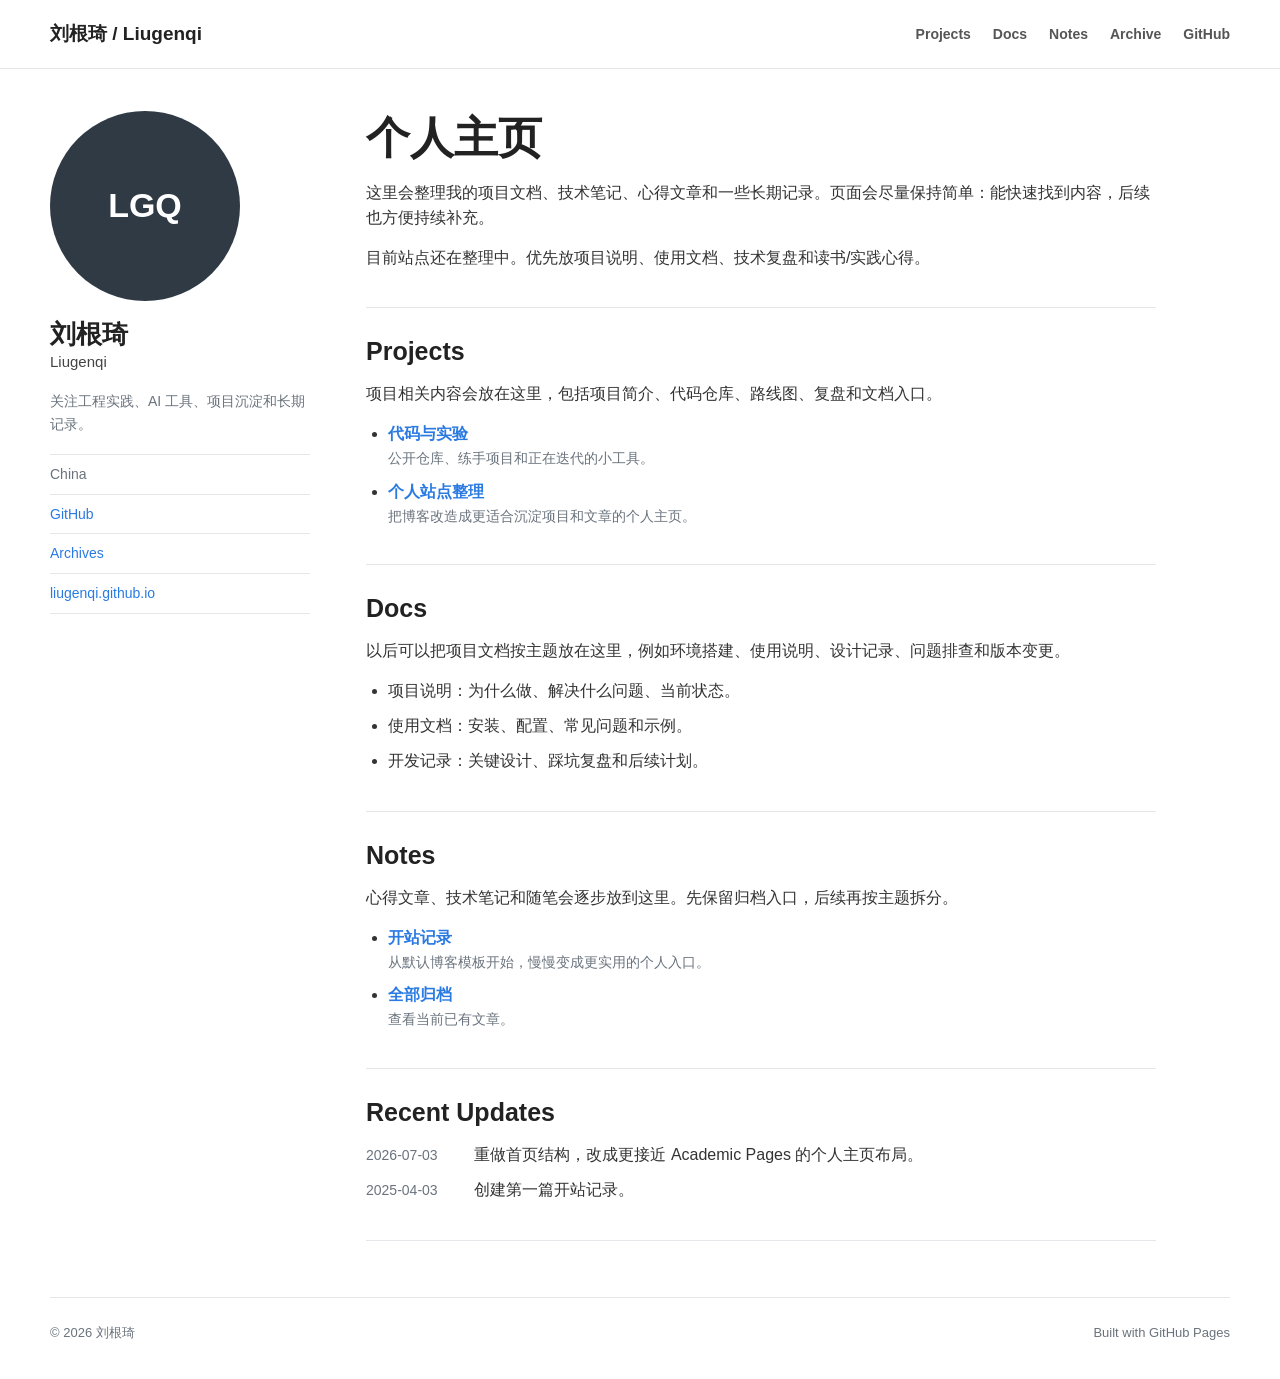
<file: index.html>
<!DOCTYPE html>
<html lang="zh-CN">
<head>
  <meta charset="utf-8">
  <meta name="viewport" content="width=device-width, initial-scale=1">
  <title>刘根琦 | Liugenqi</title>
  <meta name="description" content="刘根琦的个人主页，整理项目文档、技术笔记、心得文章和长期记录。">
  <meta property="og:type" content="website">
  <meta property="og:title" content="刘根琦 | Liugenqi">
  <meta property="og:description" content="项目文档、技术笔记、心得文章和长期记录。">
  <meta property="og:url" content="https://liugenqi.github.io/">
  <meta property="og:site_name" content="刘根琦">
  <meta name="twitter:card" content="summary">
  <link rel="icon" href="/favicon.svg" type="image/svg+xml">
  <link rel="stylesheet" href="/css/style.css">
</head>
<body class="home-page">
  <header class="site-header" aria-label="主导航">
    <div class="masthead">
      <a class="site-title" href="/">刘根琦 / Liugenqi</a>
      <nav class="site-nav" aria-label="页面导航">
        <a href="#projects">Projects</a>
        <a href="#docs">Docs</a>
        <a href="#notes">Notes</a>
        <a href="/archives/">Archive</a>
        <a href="https://github.com/liugenqi" target="_blank" rel="noopener">GitHub</a>
      </nav>
    </div>
  </header>

  <main class="page">
    <aside class="author-profile" aria-label="个人信息">
      <div class="author-avatar" aria-hidden="true">LGQ</div>
      <h1>刘根琦</h1>
      <p class="author-subtitle">Liugenqi</p>
      <p>关注工程实践、AI 工具、项目沉淀和长期记录。</p>
      <ul class="author-links">
        <li>China</li>
        <li><a href="https://github.com/liugenqi" target="_blank" rel="noopener">GitHub</a></li>
        <li><a href="/archives/">Archives</a></li>
        <li><a href="https://liugenqi.github.io/">liugenqi.github.io</a></li>
      </ul>
    </aside>

    <article class="page-content">
      <section class="hero" aria-labelledby="hero-title">
        <h2 id="hero-title">个人主页</h2>
        <p>这里会整理我的项目文档、技术笔记、心得文章和一些长期记录。页面会尽量保持简单：能快速找到内容，后续也方便持续补充。</p>
        <p>目前站点还在整理中。优先放项目说明、使用文档、技术复盘和读书/实践心得。</p>
      </section>

      <section id="projects" class="content-block" aria-labelledby="projects-title">
        <h2 id="projects-title">Projects</h2>
        <p>项目相关内容会放在这里，包括项目简介、代码仓库、路线图、复盘和文档入口。</p>
        <ul class="item-list">
          <li>
            <a href="https://github.com/liugenqi" target="_blank" rel="noopener">代码与实验</a>
            <span>公开仓库、练手项目和正在迭代的小工具。</span>
          </li>
          <li>
            <a href="/archives/">个人站点整理</a>
            <span>把博客改造成更适合沉淀项目和文章的个人主页。</span>
          </li>
        </ul>
      </section>

      <section id="docs" class="content-block" aria-labelledby="docs-title">
        <h2 id="docs-title">Docs</h2>
        <p>以后可以把项目文档按主题放在这里，例如环境搭建、使用说明、设计记录、问题排查和版本变更。</p>
        <ul class="plain-list">
          <li>项目说明：为什么做、解决什么问题、当前状态。</li>
          <li>使用文档：安装、配置、常见问题和示例。</li>
          <li>开发记录：关键设计、踩坑复盘和后续计划。</li>
        </ul>
      </section>

      <section id="notes" class="content-block" aria-labelledby="notes-title">
        <h2 id="notes-title">Notes</h2>
        <p>心得文章、技术笔记和随笔会逐步放到这里。先保留归档入口，后续再按主题拆分。</p>
        <ul class="item-list">
          <li>
            <a href="/2025/04/03/hello-world/">开站记录</a>
            <span>从默认博客模板开始，慢慢变成更实用的个人入口。</span>
          </li>
          <li>
            <a href="/archives/">全部归档</a>
            <span>查看当前已有文章。</span>
          </li>
        </ul>
      </section>

      <section class="content-block" aria-labelledby="recent-title">
        <h2 id="recent-title">Recent Updates</h2>
        <ul class="updates">
          <li><time datetime="2026-07-03">2026-07-03</time> 重做首页结构，改成更接近 Academic Pages 的个人主页布局。</li>
          <li><time datetime="2025-04-03">2025-04-03</time> 创建第一篇开站记录。</li>
        </ul>
      </section>
    </article>
  </main>

  <footer class="site-footer">
    <span>&copy; 2026 刘根琦</span>
    <span>Built with GitHub Pages</span>
  </footer>
</body>
</html>
</file>
<file: css/style.css>
:root {
  color-scheme: light;
  --text: #333333;
  --muted: #6a737d;
  --link: #2a7ae2;
  --border: #e5e7eb;
  --background: #ffffff;
  --subtle: #f7f7f7;
  --max: 1180px;
}

* {
  box-sizing: border-box;
}

html {
  scroll-behavior: smooth;
}

body {
  margin: 0;
  color: var(--text);
  background: var(--background);
  font-family: -apple-system, BlinkMacSystemFont, "Segoe UI", "PingFang SC", "Hiragino Sans GB", "Microsoft YaHei", sans-serif;
  font-size: 16px;
  line-height: 1.62;
  -webkit-font-smoothing: antialiased;
  text-rendering: optimizeLegibility;
}

a {
  color: var(--link);
  text-decoration: none;
}

a:hover {
  text-decoration: underline;
}

img,
video {
  max-width: 100%;
}

.site-header {
  border-bottom: 1px solid var(--border);
  background: #fff;
}

.masthead {
  width: min(100% - 40px, var(--max));
  min-height: 68px;
  margin: 0 auto;
  display: flex;
  align-items: center;
  justify-content: space-between;
  gap: 24px;
}

.site-title {
  color: #222;
  font-size: 19px;
  font-weight: 700;
}

.site-title:hover {
  text-decoration: none;
}

.site-nav {
  display: flex;
  align-items: center;
  gap: 22px;
  font-size: 14px;
  font-weight: 600;
}

.site-nav a {
  color: #555;
}

.page {
  width: min(100% - 40px, var(--max));
  margin: 0 auto;
  display: grid;
  grid-template-columns: 260px minmax(0, 1fr);
  gap: 56px;
  padding: 42px 0 56px;
}

.author-profile {
  align-self: start;
  position: sticky;
  top: 24px;
  color: var(--muted);
  font-size: 14px;
}

.author-avatar {
  width: 190px;
  height: 190px;
  display: grid;
  place-items: center;
  margin-bottom: 18px;
  color: #fff;
  background: #2f3a45;
  border-radius: 50%;
  font-size: 34px;
  font-weight: 700;
  letter-spacing: 0;
}

.author-profile h1 {
  margin: 0;
  color: #222;
  font-size: 26px;
  line-height: 1.2;
}

.author-subtitle {
  margin: 4px 0 14px;
  color: #444;
  font-size: 15px;
}

.author-profile p {
  margin: 0 0 16px;
}

.author-links {
  margin: 18px 0 0;
  padding: 0;
  list-style: none;
  border-top: 1px solid var(--border);
}

.author-links li {
  padding: 8px 0;
  border-bottom: 1px solid var(--border);
}

.page-content {
  max-width: 790px;
  min-width: 0;
}

.hero {
  padding-bottom: 22px;
  border-bottom: 1px solid var(--border);
}

.hero h2,
.content-block h2 {
  margin: 0 0 14px;
  color: #222;
  line-height: 1.24;
  font-weight: 700;
}

.hero h2 {
  font-size: clamp(32px, 4vw, 44px);
}

.hero p,
.content-block p {
  margin: 0 0 14px;
}

.content-block {
  padding: 28px 0;
  border-bottom: 1px solid var(--border);
}

.content-block h2 {
  font-size: 25px;
}

.item-list,
.plain-list,
.updates {
  margin: 14px 0 0;
  padding-left: 22px;
}

.item-list li,
.plain-list li,
.updates li {
  margin: 9px 0;
}

.item-list a {
  font-weight: 700;
}

.item-list span {
  display: block;
  color: var(--muted);
  font-size: 14px;
}

.updates {
  list-style: none;
  padding-left: 0;
}

.updates time {
  display: inline-block;
  min-width: 104px;
  color: var(--muted);
  font-size: 14px;
}

.site-footer {
  width: min(100% - 40px, var(--max));
  margin: 0 auto;
  display: flex;
  justify-content: space-between;
  gap: 18px;
  padding: 24px 0 36px;
  color: var(--muted);
  border-top: 1px solid var(--border);
  font-size: 13px;
}

@media (max-width: 820px) {
  .masthead {
    align-items: flex-start;
    flex-direction: column;
    justify-content: center;
    gap: 8px;
    padding: 14px 0;
  }

  .site-nav {
    gap: 15px;
    overflow-x: auto;
    max-width: 100%;
    white-space: nowrap;
  }

  .page {
    grid-template-columns: 1fr;
    gap: 28px;
    padding-top: 28px;
  }

  .author-profile {
    position: static;
    display: grid;
    grid-template-columns: 112px minmax(0, 1fr);
    column-gap: 18px;
    align-items: center;
  }

  .author-avatar {
    width: 112px;
    height: 112px;
    grid-row: 1 / span 4;
    margin-bottom: 0;
    font-size: 22px;
  }

  .author-links {
    grid-column: 1 / -1;
  }
}

@media (max-width: 520px) {
  .masthead,
  .page,
  .site-footer {
    width: min(100% - 28px, var(--max));
  }

  .author-profile {
    grid-template-columns: 1fr;
  }

  .author-avatar {
    grid-row: auto;
  }

  .updates time {
    display: block;
    min-width: 0;
  }
}

/* Legacy archive pages */
#container,
#wrap {
  min-height: 100%;
}

body:not(.home-page) {
  background: var(--background);
}

body:not(.home-page) #header {
  min-height: 210px;
  display: grid;
  align-items: center;
  color: var(--text);
  background: var(--subtle);
  border-bottom: 1px solid var(--border);
}

body:not(.home-page) #banner,
body:not(.home-page) #header::after {
  display: none;
}

body:not(.home-page) #header-outer {
  width: min(100% - 40px, var(--max));
  margin: 0 auto;
  padding: 24px 0;
}

body:not(.home-page) #header-title {
  margin-top: 42px;
}

body:not(.home-page) #logo,
body:not(.home-page) #subtitle {
  color: #222;
  text-decoration: none;
}

body:not(.home-page) #logo {
  font-size: clamp(38px, 6vw, 64px);
  line-height: 1;
  font-weight: 700;
}

body:not(.home-page) #subtitle {
  display: inline-block;
  margin-top: 10px;
  color: var(--muted);
}

body:not(.home-page) #main-nav,
body:not(.home-page) #sub-nav {
  display: flex;
  gap: 18px;
  align-items: center;
}

body:not(.home-page) #header-inner {
  display: flex;
  justify-content: space-between;
  gap: 18px;
}

body:not(.home-page) .main-nav-link,
body:not(.home-page) .nav-icon {
  color: #555;
  text-decoration: none;
}

body:not(.home-page) #main-nav-toggle,
body:not(.home-page) #search-form-wrap,
body:not(.home-page) #mobile-nav {
  display: none;
}

.outer {
  width: min(100% - 40px, var(--max));
  margin: 0 auto;
}

body:not(.home-page) .outer {
  display: grid;
  grid-template-columns: minmax(0, 1fr) 260px;
  gap: 44px;
}

#main {
  min-width: 0;
}

.article,
.archives-wrap,
.widget-wrap {
  margin: 36px 0;
}

.article-date,
.archive-year,
.widget-title {
  display: inline-block;
  margin-bottom: 12px;
  color: var(--muted);
  text-decoration: none;
  font-size: 13px;
  font-weight: 700;
}

.article-inner,
.archive-article-inner,
.widget {
  background: #fff;
  border: 1px solid var(--border);
}

.article-header,
.article-entry,
.article-footer {
  padding: 0 24px;
}

.article-header {
  padding-top: 24px;
}

.article-title,
.archive-article-title {
  color: #222;
  text-decoration: none;
  font-weight: 700;
}

.article-title {
  font-size: clamp(32px, 5vw, 50px);
  line-height: 1.08;
}

.article-entry {
  color: var(--text);
  padding-bottom: 24px;
}

.article-entry p,
.article-entry table,
.article-entry ul,
.article-entry ol,
.article-entry figure {
  margin: 1.25em 0;
}

.article-entry h1,
.article-entry h2,
.article-entry h3 {
  margin: 1.55em 0 0.65em;
  line-height: 1.2;
  font-weight: 700;
}

.article-entry a,
.widget a,
.archive-article-title:hover,
#footer a {
  color: var(--link);
  text-decoration: none;
}

.article-entry pre,
.article-entry .highlight {
  overflow: auto;
  padding: 16px;
  background: #f6f8fa;
  color: var(--text);
  border: 1px solid var(--border);
}

.article-entry code,
.article-entry pre,
.article-entry .highlight {
  font-family: "SFMono-Regular", Consolas, "Liberation Mono", monospace;
}

.article-entry code {
  padding: 0.15em 0.35em;
  background: #f6f8fa;
  border-radius: 4px;
}

.article-entry pre code {
  padding: 0;
  background: transparent;
}

.article-footer {
  padding-bottom: 22px;
}

.article-share-link {
  cursor: pointer;
}

.archives {
  display: grid;
  gap: 12px;
}

.archive-article-inner {
  padding: 18px;
}

.archive-article-date {
  display: block;
  margin-bottom: 8px;
  color: var(--muted);
  text-decoration: none;
  font-size: 14px;
}

.archive-article-title {
  font-size: 21px;
}

#sidebar {
  min-width: 0;
}

.widget {
  padding: 16px;
  color: var(--muted);
}

.widget ul {
  margin: 0;
  padding: 0;
  list-style: none;
}

#footer {
  margin-top: 36px;
  padding: 28px 0;
  color: var(--muted);
  border-top: 1px solid var(--border);
}

#footer .outer {
  display: block;
}

@media (max-width: 860px) {
  body:not(.home-page) .outer {
    grid-template-columns: 1fr;
  }

  #sidebar {
    display: none;
  }
}
</file>
